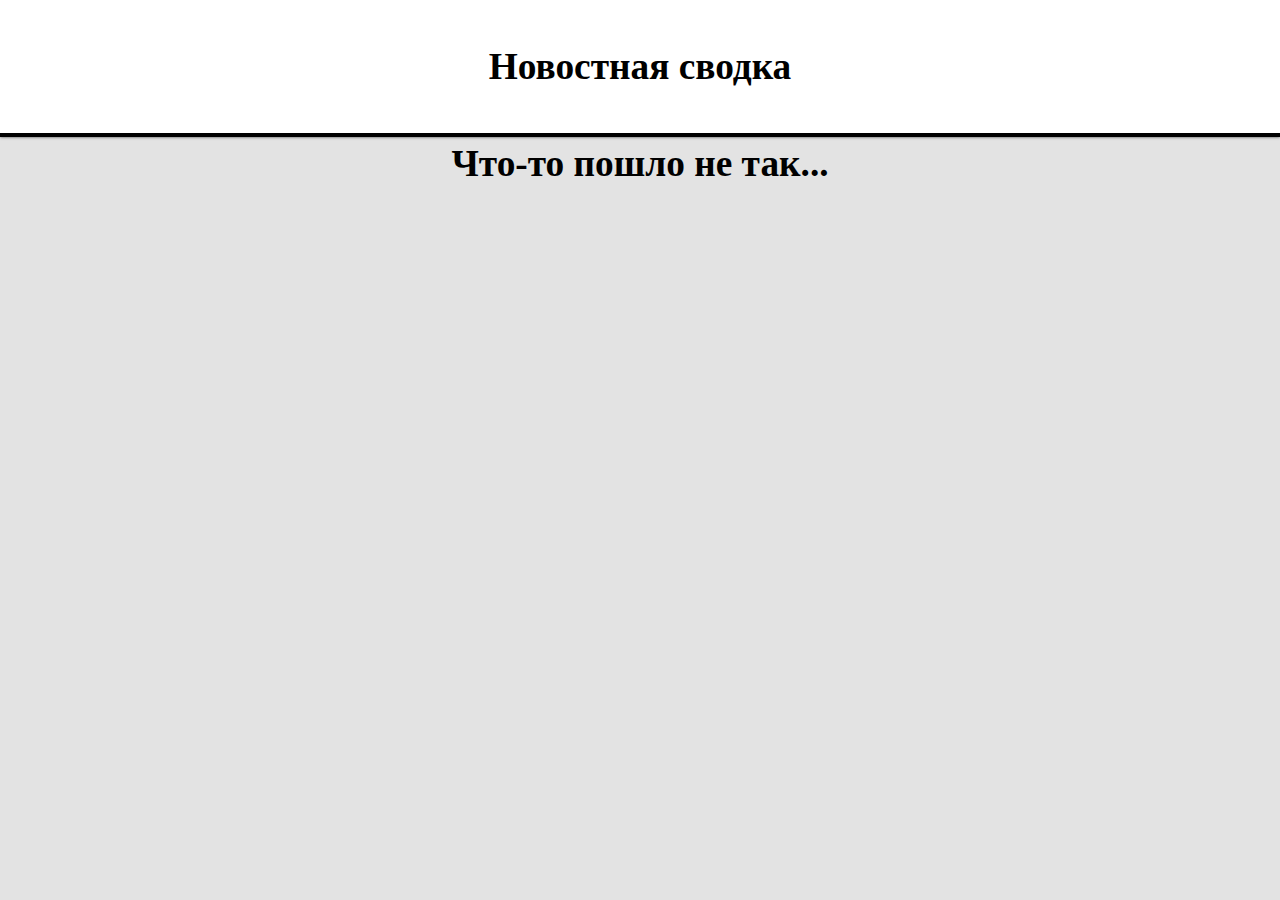
<file: news/index.html>
<!doctype html>
<html lang="ru">
<head>
	<meta http-equiv="Content-Type" content="text/html; charset=utf-8">
	<title>Программирование в среде JavaScript</title>
    <link rel="stylesheet" href="style.css">
    <script src="news.js"></script>
</head>
	<header>
		<div class="top">
			<h1>Новостная сводка</h1>
		</div>
	</header>

	<main>
		<div class="wrapper">
			<div id="content" class="row">

			</div>
		</div>
	</main>

	<script>
		let userError = {
            name: 'loading error',
            message: 'не удалось загрузить новости',
            description: 'Неверно заданное количество новостей. Сверьтесь с подсказкой и попробуйте снова',
            userMessage: "Что-то пошло не так..."
        }

        let content = document.getElementById('content');
		
        let news = prompt('Сколько новостей вы хотите загрузить? (от 1 до 6)', 3)

        try{
            if (news > 6 || news < 1){
                throw userError;
            }else {
                for (let i = 0; i < news; i++){
                    printNews = `
                        <div>
                            <img src = ${newsArr[i].image}>
                            <span>${newsArr[i].date}</span>
							<h3>${newsArr[i].name}</h3>
							<p>${newsArr[i].text}</p>
                        </div>
                    `
                    content.insertAdjacentHTML('beforeend', printNews);
                }
            }
        }catch(err){
            content.innerHTML = `<h1>${err.userMessage}</h1>`
        }
	</script>

		
</body>
</html>
</file>
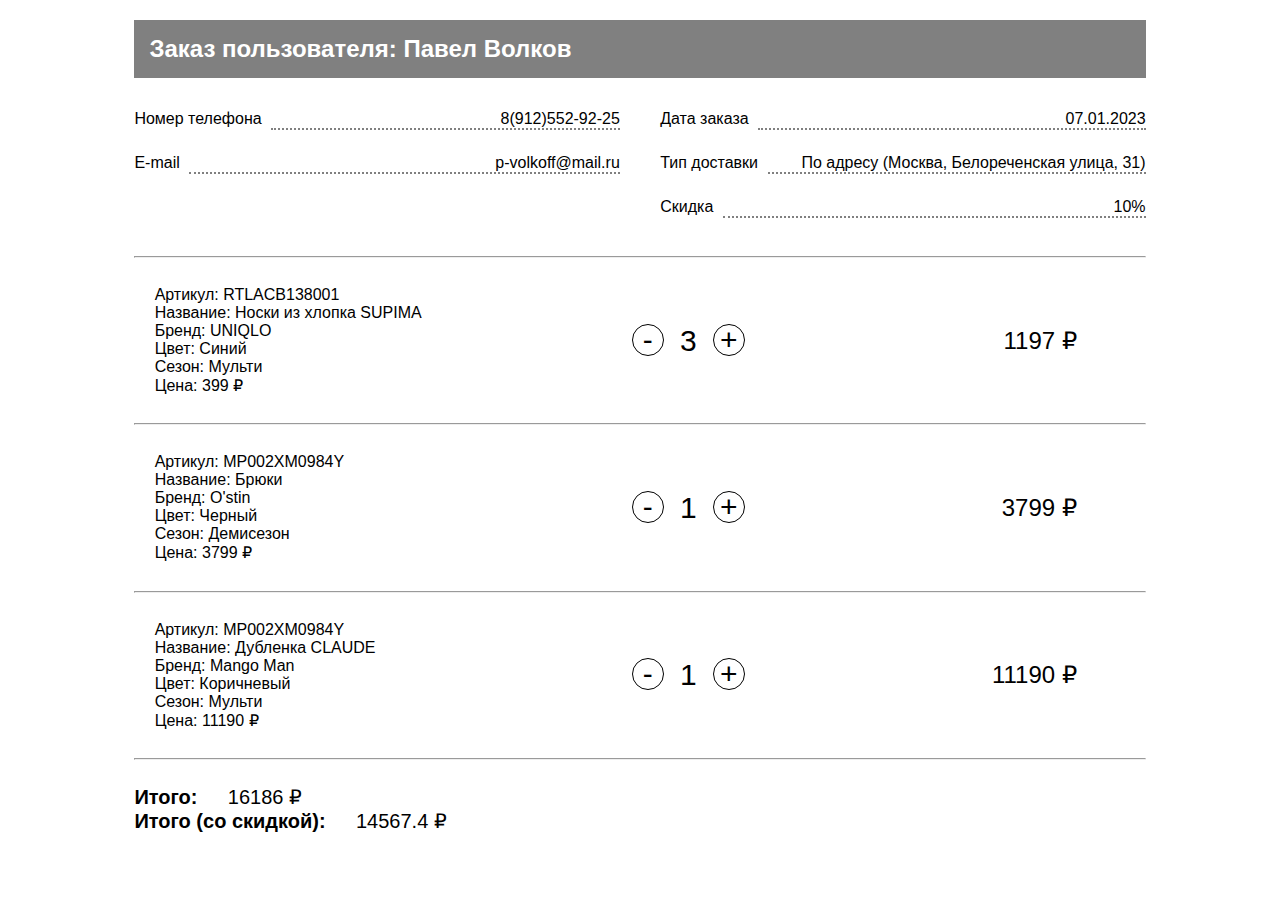
<file: online-order/index.html>
<!DOCTYPE html>
<html lang="en">
<head>
    <meta charset="UTF-8">
    <meta name="viewport" content="width=device-width, initial-scale=1.0">
    <title>Онлайн заказ пользователя</title>
    <script src="JSON.js"></script>
    <link rel="shortcut icon" type="img/ico" href="favicon.ico">
    <link rel="stylesheet" href="styles.css">
</head>
<body>
    <script>
        
        let order = JSON.parse(json_order)
        //цена первого товара
        let productCost1 = order.products[0].price * order.products[0].quantity
        //цена второго товара
        let productCost2 = order.products[1].price * order.products[1].quantity
        //цена третьего товара
        let productCost3 = order.products[2].price * order.products[2].quantity

        //итоговая стоимость товара
        let totalPrice = productCost1 + productCost2 + productCost3

        //скидка
        let discount = parseInt(order.order_info.discount)
        //итоговая стоимость со скидкой
        let totalPriceWithDiscount = totalPrice - totalPrice * (discount / 100)

        //вывод
        document.write(
			`
				<div class="wrapper">
					<h2 class="user_order_header">Заказ пользователя: ${order.user.name} ${order.user.surname}</h2>
					<div class="user_data">	
						<div class="user_personal_data">
							<div class="order_item">
								<div class="order_item_title">Номер телефона</div><div class="order_item_border">${order.user.phone}</div>
							</div>
							<div class="order_item">
								<div class="order_item_title">E-mail</div><div class="order_item_border">${order.user.email}</div>
							</div>
						</div>

						<div class="user_order_data">
							<div class="order_item">
								<div class="order_item_title">Дата заказа</div><div class="order_item_border">${order.order_info.order_date}</div>
							</div>
							<div class="order_item">
								<div class="order_item_title">Тип доставки</div><div class="order_item_border">${order.order_info.delivery_type} (${order.order_info.address.city}, ${order.order_info.address.street}, ${order.order_info.address.house})</div>
							</div>
							<div class="order_item">
								<div class="order_item_title">Скидка</div><div class="order_item_border">${order.order_info.discount}</div>
							</div>
						</div>
					</div>
					<div class="products">
						<hr>
						<div class="product_card">
							<div class="product_card_info">
								Артикул: ${order.products[0].articul}<br>
								Название: ${order.products[0].name}<br>
								Бренд: ${order.products[0].brand}<br>
								Цвет: ${order.products[0].color}<br>
								Сезон: ${order.products[0].season}<br>
								Цена: ${order.products[0].price} ₽
							</div>
							<div class="product_card_quantity">
								<div class="quantity_adjust">-</div>${order.products[0].quantity}<div class="quantity_adjust">+</div>
							</div>
							<div class="product_card_cost">
								${productCost1} ₽
							</div>
						</div>
						<hr>
						<div class="product_card">
							<div class="product_card_info">
								Артикул: ${order.products[1].articul}<br>
								Название: ${order.products[1].name}<br>
								Бренд: ${order.products[1].brand}<br>
								Цвет: ${order.products[1].color}<br>
								Сезон: ${order.products[1].season}<br>
								Цена: ${order.products[1].price} ₽
							</div>
							<div class="product_card_quantity">
								<div class="quantity_adjust">-</div>${order.products[1].quantity}
								<div class="quantity_adjust">+</div>
							</div>
							<div class="product_card_cost">
								${productCost2} ₽
							</div>
						</div>
						<hr>
						<div class="product_card">
							<div class="product_card_info">
								Артикул: ${order.products[2].articul}<br>
								Название: ${order.products[2].name}<br>
								Бренд: ${order.products[2].brand}<br>
								Цвет: ${order.products[2].color}<br>
								Сезон: ${order.products[2].season}<br>
								Цена: ${order.products[2].price} ₽
							</div>
							<div class="product_card_quantity">
								<div class="quantity_adjust">-</div>${order.products[2].quantity}<div class="quantity_adjust">+</div>
							</div>
							<div class="product_card_cost">
								${productCost3} ₽
							</div>
						</div>
						<hr>
					</div>
					<div class="total_price">
						Итого:<span class="total_price_number">${totalPrice} ₽</span><br>
						Итого (со скидкой):<span class="total_price_number">${totalPriceWithDiscount} ₽</span>
					</div>
				</div>
			`
		);
    </script>


   
</body>
</html>
</file>
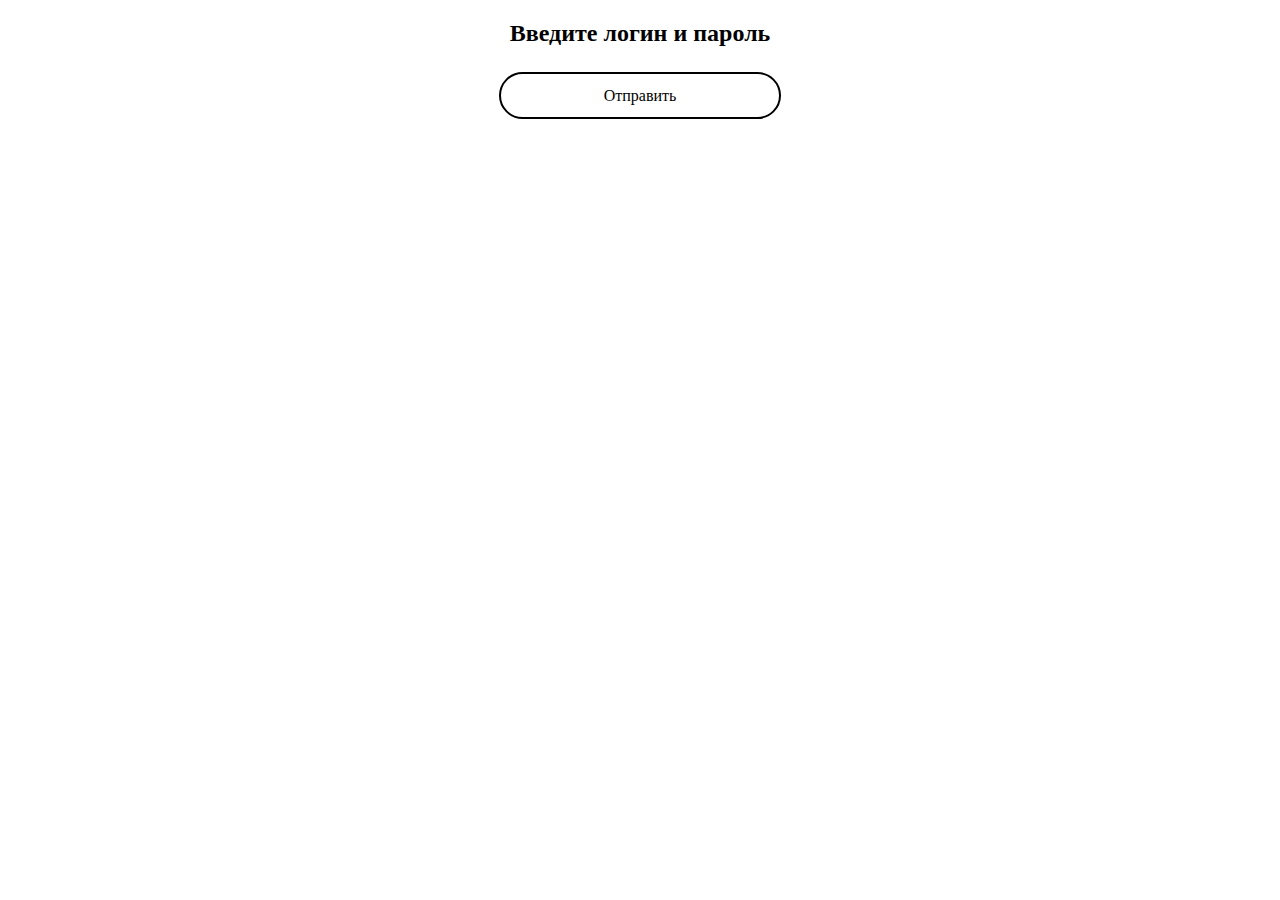
<file: user profile/index.html>
<!DOCTYPE html>
<html lang="en">
<head>
    <meta charset="UTF-8">
    <meta name="viewport" content="width=device-width, initial-scale=1.0">
    <title>auth</title>
    <link rel="stylesheet" href="style.css">
</head>
<body>
    <h2>Введите логин и пароль</h2>
    <a class = 'link' href="profile.html">Отправить</a>
    <script>
        let login = prompt('Введите логин:')
        let passw = prompt('Введите пароль:')

        let userAuth = {
            login: login,
            passw: passw,
        }

        let authUser = JSON.stringify(userAuth);
        window.name = authUser
    </script>
</body>
</html>
</file>
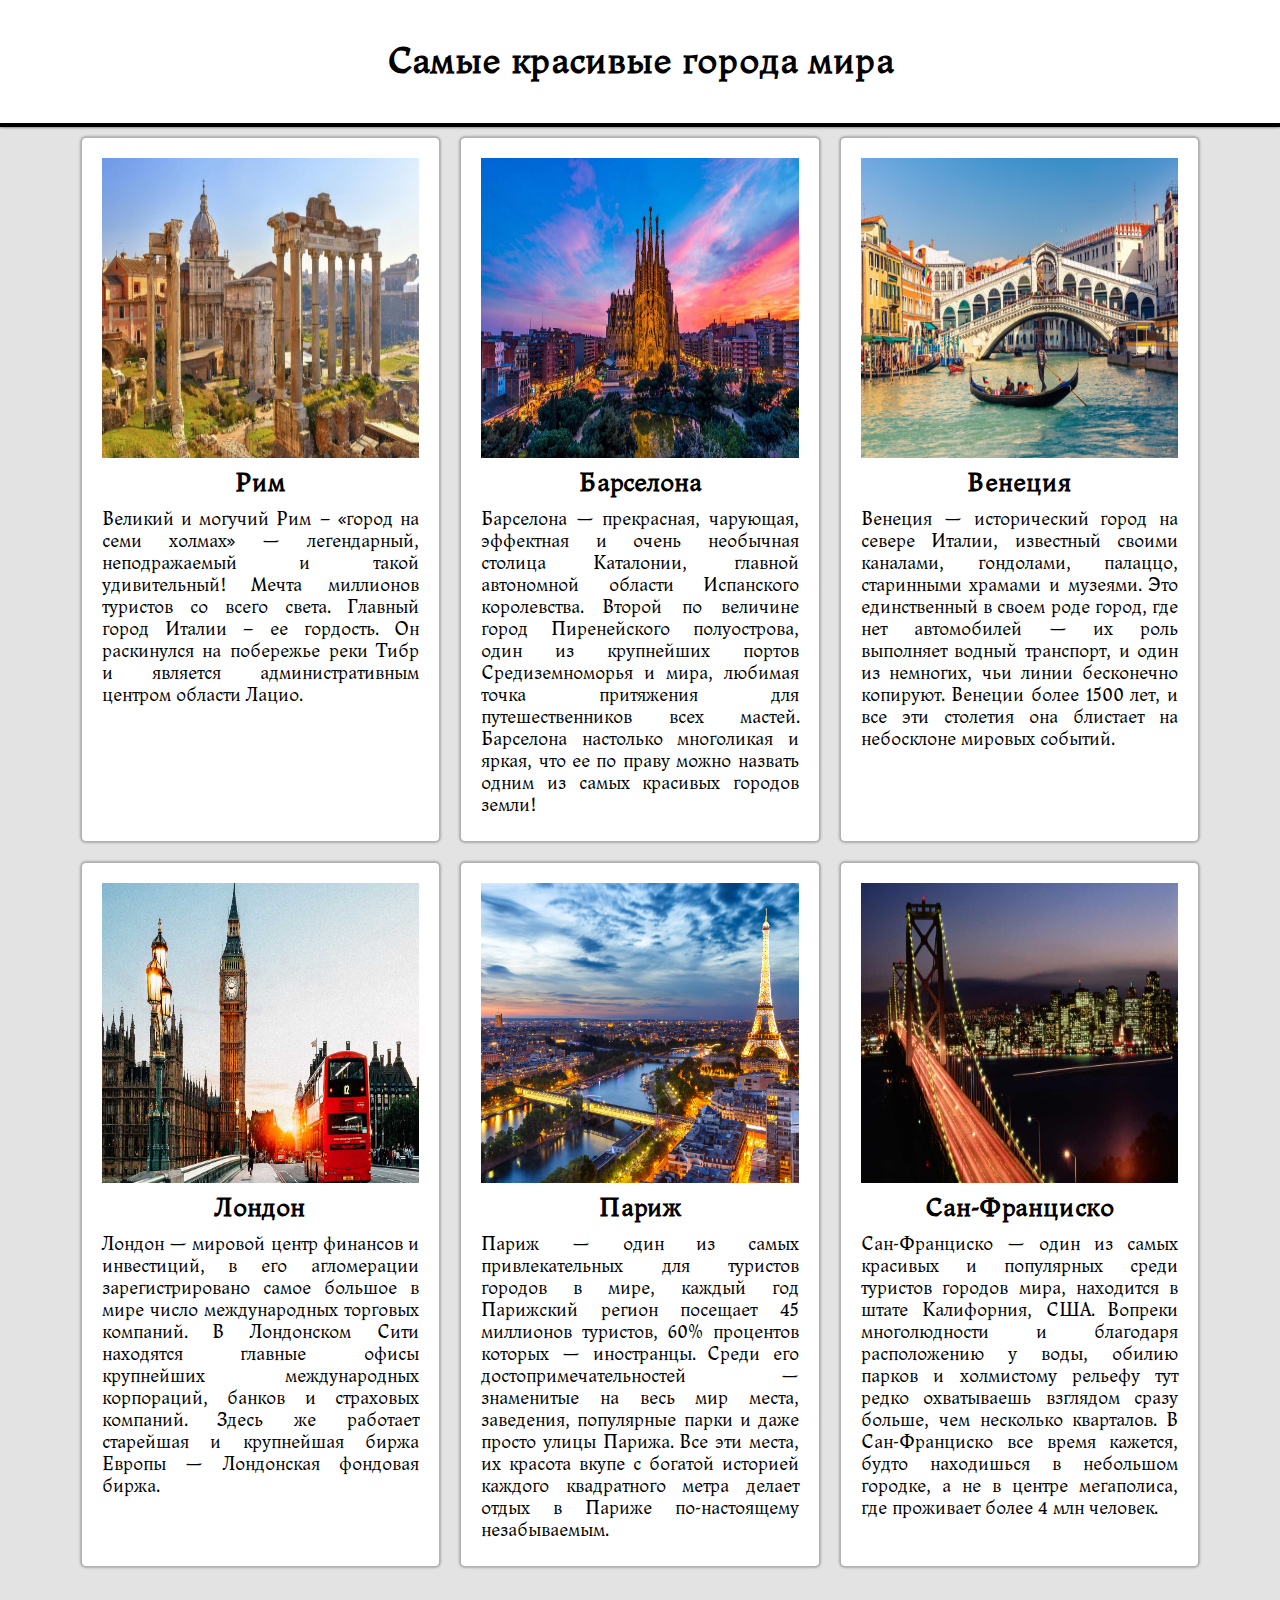
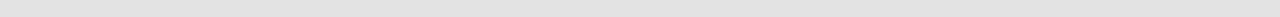
<file: wonderful cities of the world/index..html>
<!DOCTYPE html>
<html lang="ru">
<head>
	<meta charset="UTF-8">
	<meta name="viewport" content="width=device-width, initial-scale=1.0"> 
	<title>Красивые города мира</title>
	<link rel="stylesheet" href="styles.css">
	<script src="data.js"></script>
</head>
<body>
	<header>
		<div class="top">
			<h1>Самые красивые города мира</h1>
		</div>
	</header>
	<main>
		<div class="content">
			<div class="row">
				<!-- место для вставки созданного контента -->
			</div>
		</div>
	</main>

	<script>
		

		let div1 = document.createElement('div')
		div1.className = 'col'
		let img = document.createElement('img')
		let p1 = document.createElement('p')
		let p2 = document.createElement('p')

		div1.append(img)
		div1.append(p1)
		div1.append(p2)


		let div2 = div1.cloneNode(true)
		let div3 = div1.cloneNode(true)
		let div4 = div1.cloneNode(true)
		let div5 = div1.cloneNode(true)
		let div6 = div1.cloneNode(true)

		let div1Children = div1.children
		div1Children[0].setAttribute('src', obj[0].img)
		div1Children[1].innerHTML = obj[0].name
		div1Children[2].innerHTML = obj[0].text

		let div2Children = div2.children
		div2Children[0].setAttribute('src', obj[1].img)
		div2Children[1].innerHTML = obj[1].name
		div2Children[2].innerHTML = obj[1].text

		let div3Children = div3.children
		div3Children[0].setAttribute('src', obj[2].img)
		div3Children[1].innerHTML = obj[2].name
		div3Children[2].innerHTML = obj[2].text

		let div4Children = div4.children
		div4Children[0].setAttribute('src', obj[3].img)
		div4Children[1].innerHTML = obj[3].name
		div4Children[2].innerHTML = obj[3].text

		let div5Children = div5.children
		div5Children[0].setAttribute('src', obj[4].img)
		div5Children[1].innerHTML = obj[4].name
		div5Children[2].innerHTML = obj[4].text

		let div6Children = div6.children
		div6Children[0].setAttribute('src', obj[5].img)
		div6Children[1].innerHTML = obj[5].name
		div6Children[2].innerHTML = obj[5].text


		let target = document.querySelector('.row')

		target.insertAdjacentElement('beforeend', div1);
		target.insertAdjacentElement('beforeend', div2);
		target.insertAdjacentElement('beforeend', div3);
		target.insertAdjacentElement('beforeend', div4);
		target.insertAdjacentElement('beforeend', div5);
		target.insertAdjacentElement('beforeend', div6);
		
		

	</script>
	
</body>
</html>
</file>
<file: news/style.css>
* {
	margin: 0px;
	padding: 0px;
	box-sizing: border-box;
}

body {
	font-size: 14pt;
	background-color: #e3e3e3;
}

img {
	max-width: 100%;
	object-fit: cover;
}

h1,h2,h3,h4,p {
	padding: 5px 0;
}

h3 {
	align-content: center;
}

div.wrapper {
	max-width: 720px;
	padding: 0 20px;
	margin: 0 auto;
}

div.message {
	text-align: center;
	margin-top:  40px;
	font-size: 20pt;
	color: gray;
}

div.row {
	display: flex;
	flex-wrap: wrap;
	justify-content: space-between;
}

div>div>div {
	width: 49%;
	padding: 20px;
	margin: 10px 0;
	border-radius: 5px;
	background-color: white;
	border: solid 1px rgba(0,0,0,0.3);
	box-shadow: 0 0 3px rgba(0,0,0,0.5);
}

div div div img {
	width: 100%;
	height: 300px;
}

div div div h3 {
	text-align: center;
}

div div div p {
	text-align: justify;
}

div div p.small {
	text-align: right;
}

header {
	background-color: white;
	border-bottom: solid 2px black;
	box-shadow: 0 0 3px rgba(0,0,0,0.7);
}

header div.top {
	padding: 40px 0;
	display: flex;
	flex-direction: column;
	justify-content: center;
	align-items: center;
	border-bottom: solid 2px black;
}

header nav {
	display: flex;
	align-items: center;
}

header p {
	width: 100%;
	text-align:center;
}

header img {
	width: 100px;
	height: 100px;
}

main {
	margin-bottom: 40px;
}

@media screen and (min-width: 1200px) {
	div.wrapper {
		max-width: 1200px;
	}
	div.row {
		justify-content: center;
	}
	div div div {
		margin: 10px;
		width: 31%;
	}
	form {
		max-width: 900px;
	}
}

footer {
	text-align: center;
	width: 50%;
	margin: 0 auto;
}
span {
	color: gray;
}
</file>
<file: online-order/styles.css>
* {
	font-family: sans-serif;
}

.wrapper {
	width: 80%;
	margin: 0 auto;
}

.user_order_header {
	background: gray;
	padding: 15px;
	color: white
}

.user_data {
	display: flex;
}

.user_personal_data {
	width: 50%;
	display: flex;
	flex-direction: column;
	margin-right: 2%
}

.user_order_data {
	width: 50%;
	display: flex;
	flex-direction: column;
	align-items: end;
	margin-left: 2%
}

.order_item {
	display: flex;
	justify-content: space-between;
	width: 100%;
	margin: 2.5% 0
}

.order_item_border {
	border-bottom: 2px dotted gray;
	width: 100%;
	display: flex;
	justify-content: end;
	margin-left: 2%
}

.order_item_title {
	white-space: nowrap;
}

.products {
	margin: 2.5% 0
}

.product_card {
	display: flex;
	align-items: center;
	padding: 2%
}

.product_card_info {
	width: 50%
}

.product_card_quantity {
	width: 25%;
	display: flex;
	font-size: 30px
}

.quantity_adjust {
	width: 30px;
	height: 30px;
	border: 1px solid black;
	border-radius: 50%;
	display: flex;
	justify-content: center;
	align-items: center;
	margin: 0 7%;
	cursor: pointer;
}

.product_card_cost {
	width: 25%;
	font-size: 24px;
	display: flex;
	justify-content: end;
	margin-right: 5%
}

.total_price {
	font-size: 20px;
	font-weight: 700;
}

.total_price_number {
	margin-left: 3%;
	font-weight: normal
}
</file>
<file: user profile/style.css>
h2{
	text-align: center;
}
a.link { 
	display: block;
	width: 20%;
	margin: 20px auto;
	text-decoration: none;
	border: 2px solid black; 
	border-radius: 30px;
	color: black;
	text-align: center; padding: 1%; margin-top: 2%; font-size: 1em;
}

a.link:hover {
	background-color: lightgray;
}
</file>
<file: wonderful cities of the world/styles.css>
@font-face {
	font-family: Lagoda;
	src: url("fonts/Lagoda.otf");
}

*{
    margin: 0;
    padding: 0;
    box-sizing: border-box;
}

body {
    font-size: 14pt;
    background-color: #e3e3e3;
    font-family: Lagoda;
}


p {
    padding: 5px 0;
}


div.content {
    max-width: 720px;
    padding: 0 20px;
    margin: 0 auto;
}

div.row {
    display: flex;
    flex-wrap: wrap;
    justify-content: space-between;
}

div.col {
    width: 49%;
    padding: 20px;
    margin: 10px 0;
    border-radius: 5px;
    background-color: white;
    border: solid 1px rgba(0,0,0,0.3);
	box-shadow: 0 0 3px rgba(0,0,0,0.5);
}

div.col img {
    width: 100%;
    height: 300px;
}
div.col p {
    text-align: justify
}

header {
	background-color: white;
	border-bottom: solid 2px black;
	box-shadow: 0 0 3px rgba(0,0,0,0.7);
}

header div.top {
	padding: 40px 0;
	display: flex;
	justify-content: center;
	align-items: center;
	border-bottom: solid 2px black;
}

main {
	margin-bottom: 40px;
}

@media screen and (min-width: 1200px) {
	div.content {
		max-width: 1200px;
	}
	div.row {
		justify-content: center;
	}
	div.col {
		margin: 10px;
		width: 31%;
	}
}

div.row img+p {
	text-align: center;
	font-weight: bold;
	font-size: 26px;
}
</file>
